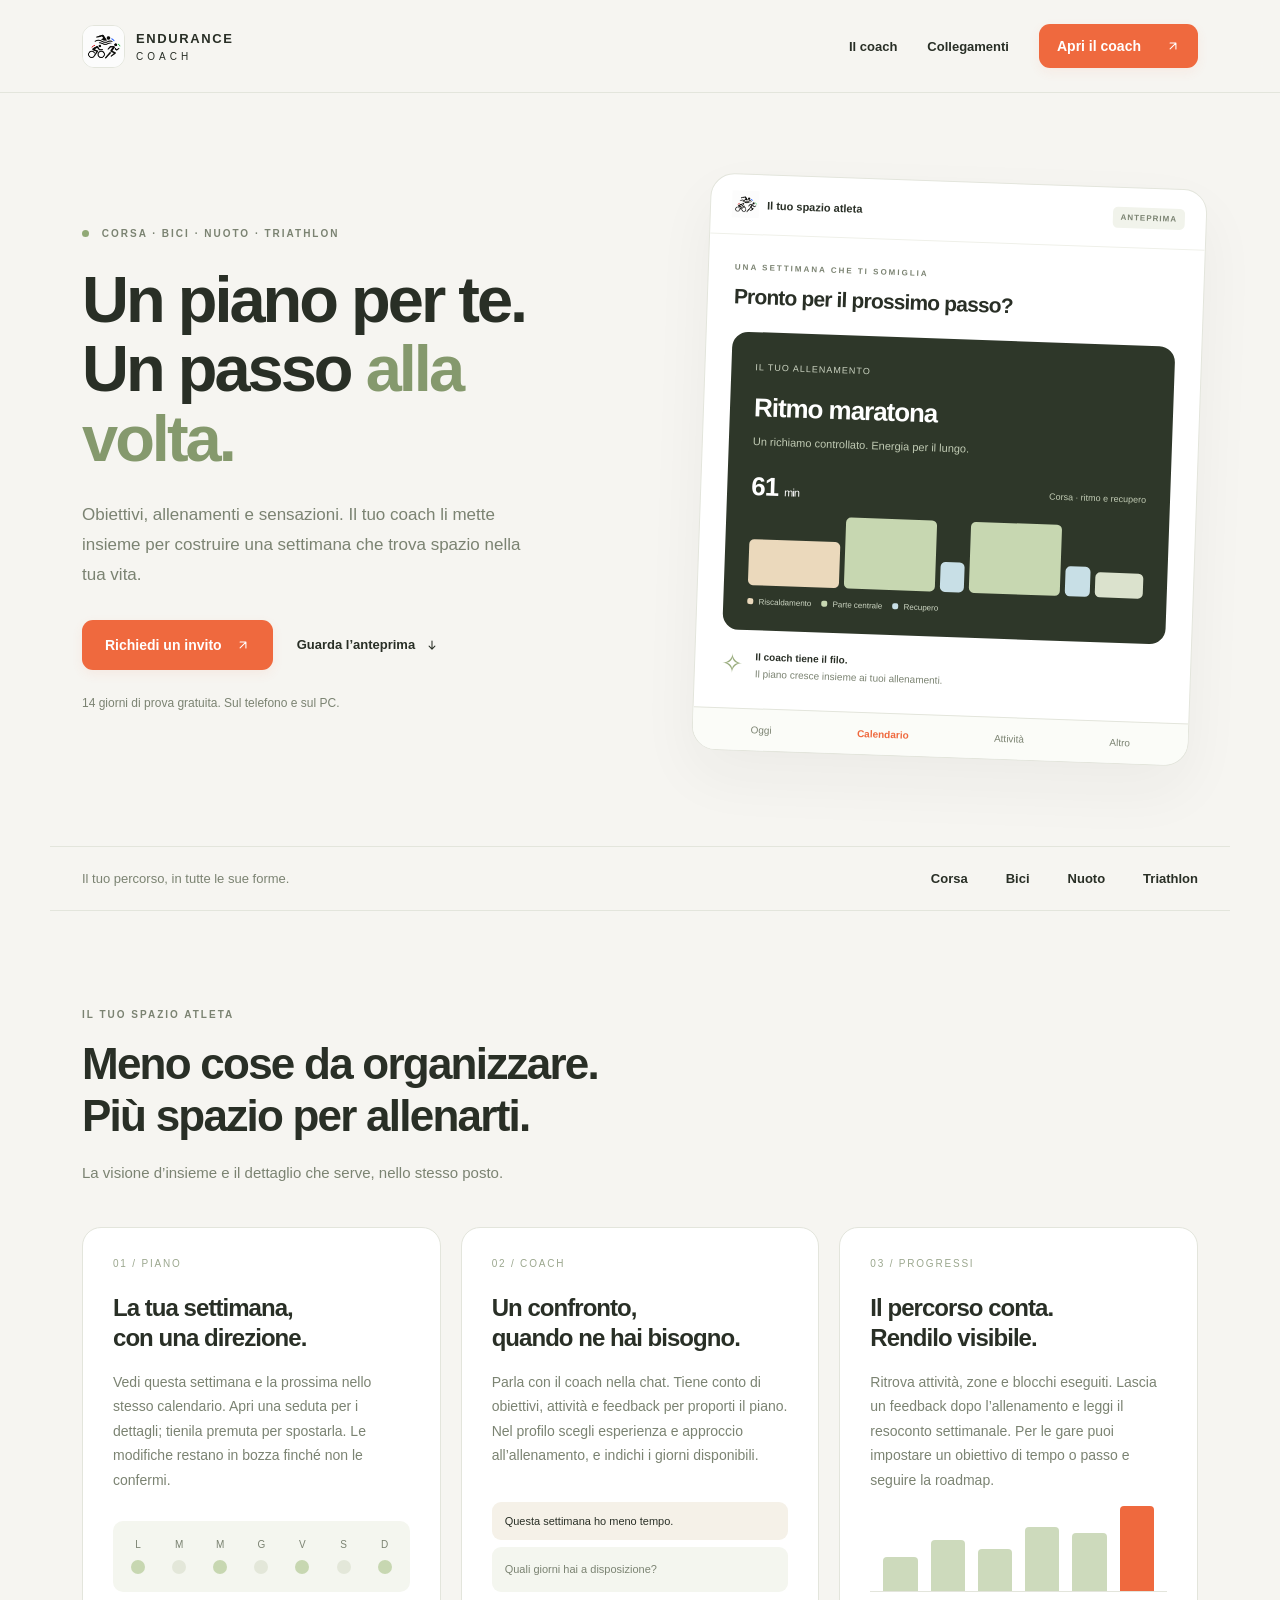
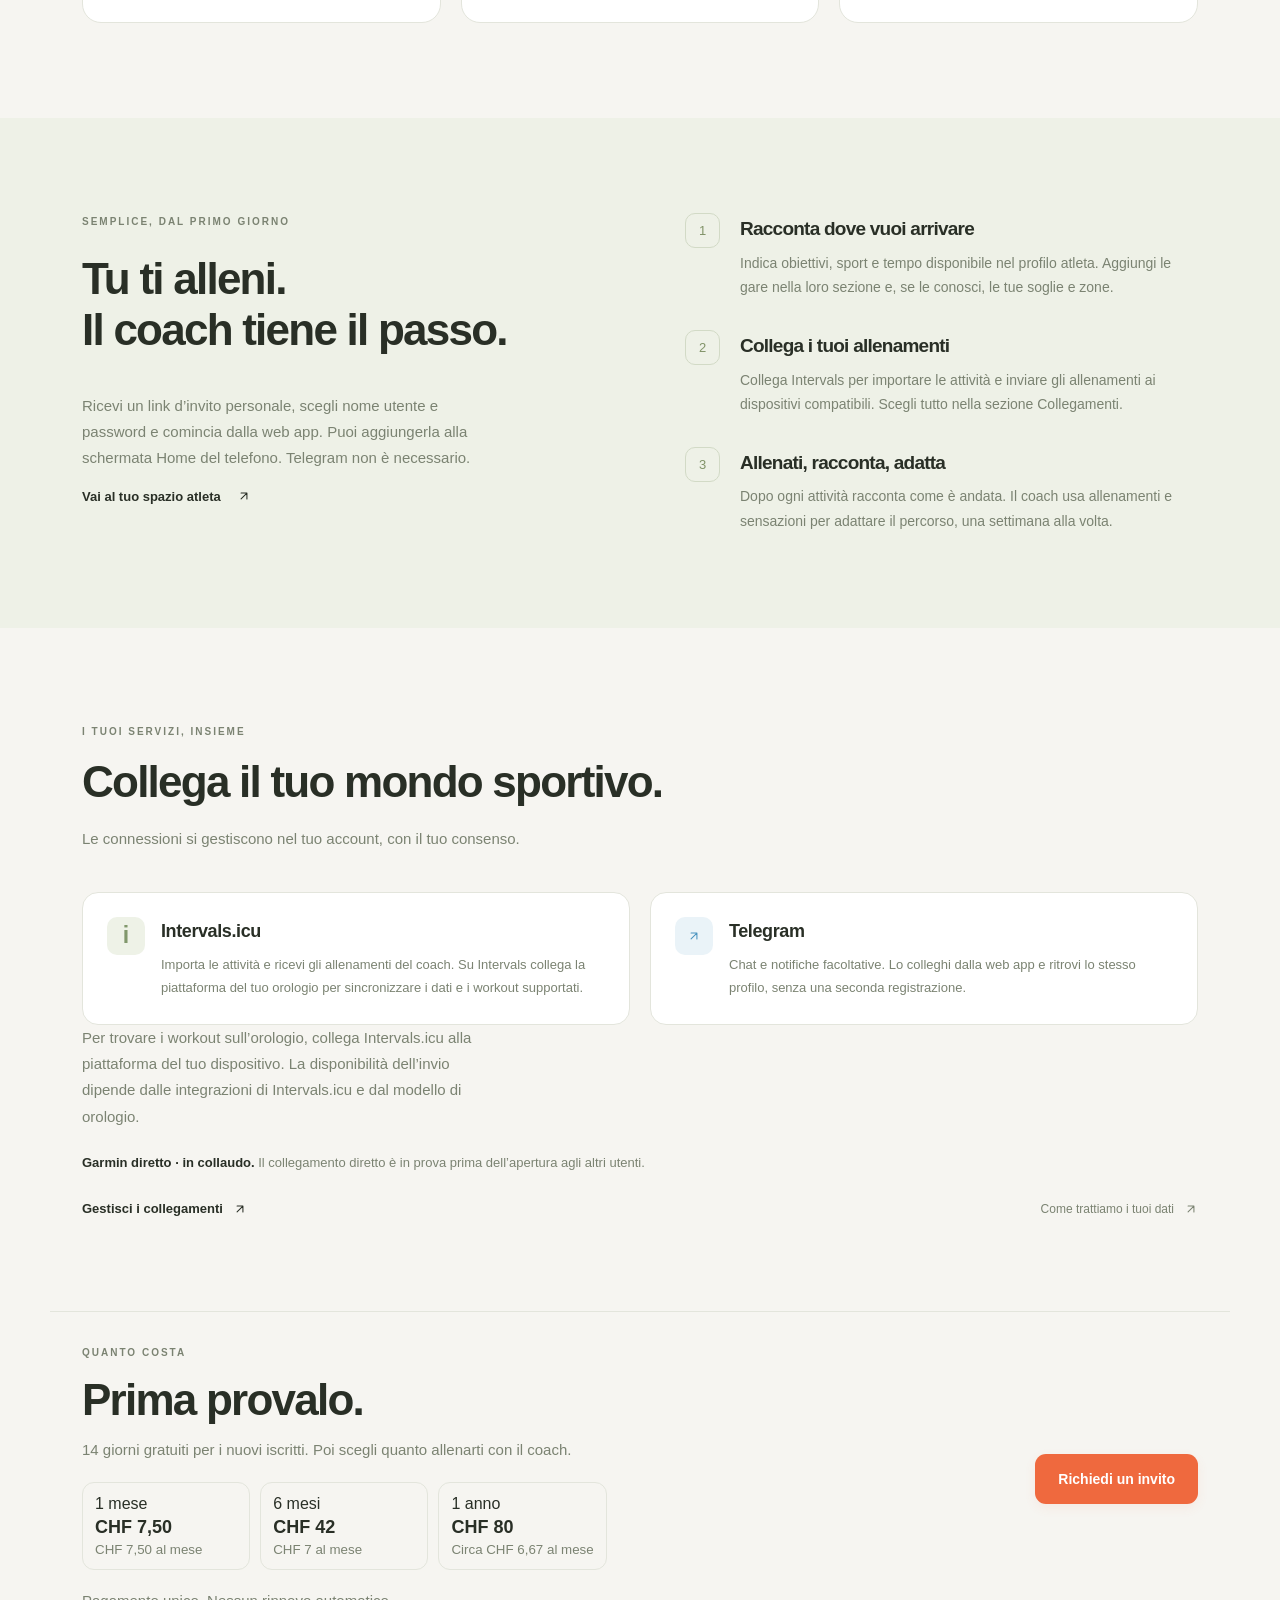
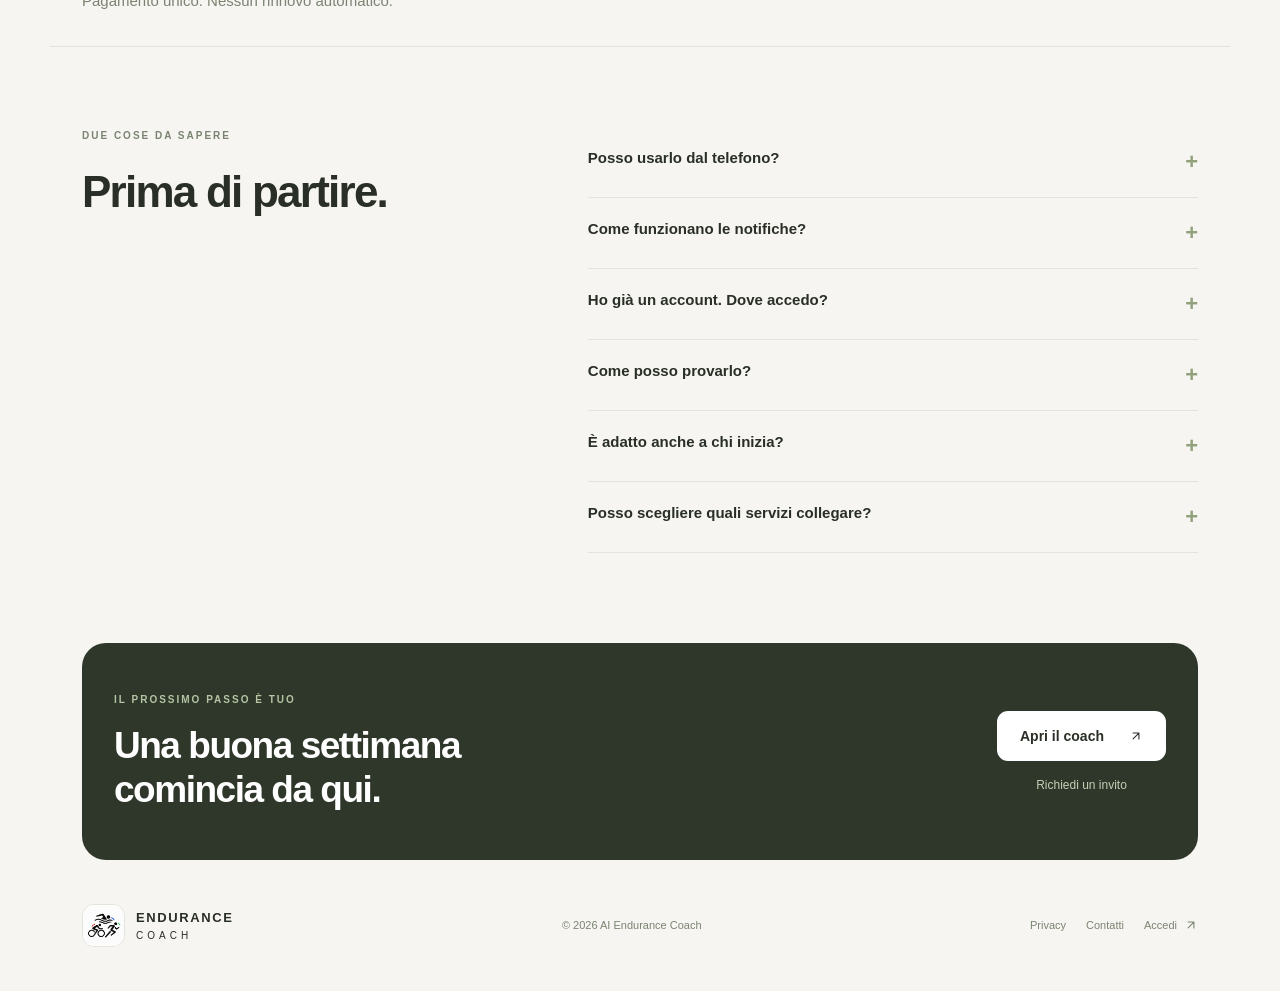
<file: index.html>
<!doctype html>
<html lang="it"><head><meta charset="utf-8"><meta name="viewport" content="width=device-width,initial-scale=1"><meta name="theme-color" content="#f6f5f1"><meta name="description" content="Il tuo coach per corsa, bici, nuoto e triathlon. Piani di allenamento, calendario e feedback personalizzati. Prova di 14 giorni, accesso su invito."><title>AI Endurance Coach — Il tuo prossimo passo</title><link rel="icon" href="logo.png"><link rel="apple-touch-icon" href="logo.png"><link rel="stylesheet" href="styles.css?v=20261106"></head><body>
<header class="site-header"><div class="container nav"><a class="brand" href="index.html"><img src="logo.png" alt=""><span>ENDURANCE<small>COACH</small></span></a><nav aria-label="Navigazione principale"><a href="#il-coach">Il coach</a><a href="#collegamenti">Collegamenti</a><a class="button button-small" href="https://coach.aiendurancecoach.app/">Apri il coach <svg width="14" height="14" style="width:14px;height:14px;flex:0 0 14px" class="link-arrow" viewBox="0 0 24 24" fill="none" stroke="currentColor" stroke-width="1.8" stroke-linecap="round" stroke-linejoin="round" aria-hidden="true" focusable="false"><path d="M7 17 17 7M7 7h10v10"/></svg></a></nav></div></header>
<main>
<section class="hero container"><div class="hero-copy"><p class="eyebrow"><span class="status-dot"></span> CORSA · BICI · NUOTO · TRIATHLON</p><h1>Un piano per te.<br>Un passo <em>alla volta.</em></h1><p class="hero-text">Obiettivi, allenamenti e sensazioni. Il tuo coach li mette insieme per costruire una settimana che trova spazio nella tua vita.</p><div class="hero-actions"><a class="button" href="mailto:contact@aiendurancecoach.app?subject=Invito%20AI%20Endurance%20Coach">Richiedi un invito <svg width="14" height="14" style="width:14px;height:14px;flex:0 0 14px" class="link-arrow" viewBox="0 0 24 24" fill="none" stroke="currentColor" stroke-width="1.8" stroke-linecap="round" stroke-linejoin="round" aria-hidden="true" focusable="false"><path d="M7 17 17 7M7 7h10v10"/></svg></a><a class="text-link" href="https://coach.aiendurancecoach.app/?demo=1">Guarda l’anteprima <svg width="14" height="14" style="width:14px;height:14px;flex:0 0 14px" class="link-arrow" viewBox="0 0 24 24" fill="none" stroke="currentColor" stroke-width="1.8" stroke-linecap="round" stroke-linejoin="round" aria-hidden="true" focusable="false"><path d="M12 5v14m-5-5 5 5 5-5"/></svg></a></div><p class="hero-note">14 giorni di prova gratuita. Sul telefono e sul PC.</p></div>
<div class="app-preview" aria-label="Esempio illustrativo della web app"><div class="preview-top"><span><img src="logo.png" alt=""> Il tuo spazio atleta</span><span class="example-tag">ANTEPRIMA</span></div><div class="preview-body"><p class="eyebrow">UNA SETTIMANA CHE TI SOMIGLIA</p><h2>Pronto per il prossimo passo?</h2><div class="preview-session"><span class="session-tag">IL TUO ALLENAMENTO</span><h3>Ritmo maratona</h3><p>Un richiamo controllato. Energia per il lungo.</p><div class="session-facts"><strong>61 <small>min</small></strong><span>Corsa · ritmo e recupero</span></div><div class="workout-bars" aria-label="Riscaldamento, due blocchi di corsa con recupero, defaticamento"><i class="warm"></i><i class="work"></i><i class="rest"></i><i class="work"></i><i class="rest"></i><i class="cool"></i></div><div class="phase-legend"><span><i class="warm"></i> Riscaldamento</span><span><i class="work"></i> Parte centrale</span><span><i class="rest"></i> Recupero</span></div></div><div class="preview-bottom"><span class="coach-spark">✧</span><p><strong>Il coach tiene il filo.</strong><br>Il piano cresce insieme ai tuoi allenamenti.</p></div></div><div class="preview-nav"><span>Oggi</span><span class="active">Calendario</span><span>Attività</span><span>Altro</span></div></div></section>
<div class="container disciplines"><span>Il tuo percorso, in tutte le sue forme.</span><div><span>Corsa</span><span>Bici</span><span>Nuoto</span><span>Triathlon</span></div></div>
<section class="container section" id="il-coach"><div class="section-title"><p class="eyebrow">IL TUO SPAZIO ATLETA</p><h2>Meno cose da organizzare.<br>Più spazio per allenarti.</h2><p>La visione d’insieme e il dettaglio che serve, nello stesso posto.</p></div><div class="feature-grid"><article class="feature"><span class="feature-number">01 / PIANO</span><h3>La tua settimana,<br>con una direzione.</h3><p>Vedi questa settimana e la prossima nello stesso calendario. Apri una seduta per i dettagli; tienila premuta per spostarla. Le modifiche restano in bozza finché non le confermi.</p><div class="mini-week" aria-hidden="true"><span>L<i></i></span><span>M<i class="muted-dot"></i></span><span>M<i></i></span><span>G<i class="muted-dot"></i></span><span>V<i></i></span><span>S<i class="muted-dot"></i></span><span>D<i></i></span></div></article><article class="feature"><span class="feature-number">02 / COACH</span><h3>Un confronto,<br>quando ne hai bisogno.</h3><p>Parla con il coach nella chat. Tiene conto di obiettivi, attività e feedback per proporti il piano. Nel profilo scegli esperienza e approccio all’allenamento, e indichi i giorni disponibili.</p><div class="mini-chat"><span>Questa settimana ho meno tempo.</span><p>Quali giorni hai a disposizione?</p></div></article><article class="feature"><span class="feature-number">03 / PROGRESSI</span><h3>Il percorso conta.<br>Rendilo visibile.</h3><p>Ritrova attività, zone e blocchi eseguiti. Lascia un feedback dopo l’allenamento e leggi il resoconto settimanale. Per le gare puoi impostare un obiettivo di tempo o passo e seguire la roadmap.</p><div class="mini-chart" aria-hidden="true"><i></i><i></i><i></i><i></i><i></i><i></i></div></article></div></section>
<section class="section how-section"><div class="container how-grid"><div><p class="eyebrow">SEMPLICE, DAL PRIMO GIORNO</p><h2>Tu ti alleni.<br>Il coach tiene il passo.</h2><p class="section-description">Ricevi un link d’invito personale, scegli nome utente e password e comincia dalla web app. Puoi aggiungerla alla schermata Home del telefono. Telegram non è necessario.</p><a class="text-link" href="https://coach.aiendurancecoach.app/">Vai al tuo spazio atleta <svg width="14" height="14" style="width:14px;height:14px;flex:0 0 14px" class="link-arrow" viewBox="0 0 24 24" fill="none" stroke="currentColor" stroke-width="1.8" stroke-linecap="round" stroke-linejoin="round" aria-hidden="true" focusable="false"><path d="M7 17 17 7M7 7h10v10"/></svg></a></div><ol class="steps"><li><span>1</span><div><h3>Racconta dove vuoi arrivare</h3><p>Indica obiettivi, sport e tempo disponibile nel profilo atleta. Aggiungi le gare nella loro sezione e, se le conosci, le tue soglie e zone.</p></div></li><li><span>2</span><div><h3>Collega i tuoi allenamenti</h3><p>Collega Intervals per importare le attività e inviare gli allenamenti ai dispositivi compatibili. Scegli tutto nella sezione Collegamenti.</p></div></li><li><span>3</span><div><h3>Allenati, racconta, adatta</h3><p>Dopo ogni attività racconta come è andata. Il coach usa allenamenti e sensazioni per adattare il percorso, una settimana alla volta.</p></div></li></ol></div></section>
<section class="container section" id="collegamenti"><div class="section-title"><p class="eyebrow">I TUOI SERVIZI, INSIEME</p><h2>Collega il tuo mondo sportivo.</h2><p>Le connessioni si gestiscono nel tuo account, con il tuo consenso.</p></div><div class="integration-grid"><article class="integration"><span class="service-logo intervals">i</span><div><h3>Intervals.icu</h3><p>Importa le attività e ricevi gli allenamenti del coach. Su Intervals collega la piattaforma del tuo orologio per sincronizzare i dati e i workout supportati.</p></div></article><article class="integration"><span class="service-logo telegram"><svg width="14" height="14" style="width:14px;height:14px;flex:0 0 14px" class="link-arrow" viewBox="0 0 24 24" fill="none" stroke="currentColor" stroke-width="1.8" stroke-linecap="round" stroke-linejoin="round" aria-hidden="true" focusable="false"><path d="M7 17 17 7M7 7h10v10"/></svg></span><div><h3>Telegram</h3><p>Chat e notifiche facoltative. Lo colleghi dalla web app e ritrovi lo stesso profilo, senza una seconda registrazione.</p></div></article></div><p class="section-description">Per trovare i workout sull’orologio, collega Intervals.icu alla piattaforma del tuo dispositivo. La disponibilità dell’invio dipende dalle integrazioni di Intervals.icu e dal modello di orologio.</p><p class="garmin-note"><strong>Garmin diretto · in collaudo.</strong> Il collegamento diretto è in prova prima dell’apertura agli altri utenti.</p><div class="integration-links"><a class="text-link" href="https://coach.aiendurancecoach.app/?section=connections">Gestisci i collegamenti <svg width="14" height="14" style="width:14px;height:14px;flex:0 0 14px" class="link-arrow" viewBox="0 0 24 24" fill="none" stroke="currentColor" stroke-width="1.8" stroke-linecap="round" stroke-linejoin="round" aria-hidden="true" focusable="false"><path d="M7 17 17 7M7 7h10v10"/></svg></a><a href="privacy.html">Come trattiamo i tuoi dati <svg width="14" height="14" style="width:14px;height:14px;flex:0 0 14px" class="link-arrow" viewBox="0 0 24 24" fill="none" stroke="currentColor" stroke-width="1.8" stroke-linecap="round" stroke-linejoin="round" aria-hidden="true" focusable="false"><path d="M7 17 17 7M7 7h10v10"/></svg></a></div></section>
<section class="container trial-section" aria-labelledby="trial-title"><div><p class="eyebrow">QUANTO COSTA</p><h2 id="trial-title">Prima provalo.</h2><p>14 giorni gratuiti per i nuovi iscritti. Poi scegli quanto allenarti con il coach.</p><ul class="trial-prices" aria-label="Prezzi di accesso"><li><span>1 mese</span><strong>CHF 7,50</strong><small>CHF 7,50 al mese</small></li><li><span>6 mesi</span><strong>CHF 42</strong><small>CHF 7 al mese</small></li><li><span>1 anno</span><strong>CHF 80</strong><small>Circa CHF 6,67 al mese</small></li></ul><p>Pagamento unico. Nessun rinnovo automatico.</p></div><a class="button" href="mailto:contact@aiendurancecoach.app?subject=Invito%20AI%20Endurance%20Coach">Richiedi un invito</a></section><section class="container faq-section"><div><p class="eyebrow">DUE COSE DA SAPERE</p><h2>Prima di partire.</h2></div><div class="faq"><details><summary>Posso usarlo dal telefono?<span>+</span></summary><p>Sì. La web app è pensata per il telefono e funziona anche sul browser del PC. Puoi aggiungerla alla Home e autorizzare le notifiche sugli apparecchi compatibili.</p></details><details><summary>Come funzionano le notifiche?<span>+</span></summary><p>Nella web app gli avvisi sono brevi: un tocco apre direttamente l’allenamento, l’attività o il feedback del coach. Su Telegram ricevi messaggi con i dettagli. Puoi scegliere le categorie e attivare le notifiche sul dispositivo.</p></details><details><summary>Ho già un account. Dove accedo?<span>+</span></summary><p>Apri <a href="https://coach.aiendurancecoach.app/">il tuo spazio atleta</a> e usa le tue credenziali web. Ritrovi piano, attività e profilo sia con un account solo web sia con un account Telegram abilitato alla web app.</p></details><details><summary>Come posso provarlo?<span>+</span></summary><p>Puoi <a href="https://coach.aiendurancecoach.app/?demo=1">guardare l’anteprima</a> senza registrarti. Per iniziare, <a href="mailto:contact@aiendurancecoach.app?subject=Invito%20AI%20Endurance%20Coach">richiedi un invito</a>: riceverai un link personale e monouso. La prova dura 14 giorni e non richiede un pagamento.</p></details><details><summary>È adatto anche a chi inizia?<span>+</span></summary><p>Sì. Indica la tua esperienza e quanto tempo hai a disposizione. Non devi conoscere tutte le soglie per cominciare: puoi completarle più avanti. Il coach usa l’AI e può sbagliare; se una proposta non ti convince, chiedi chiarimenti. Non sostituisce un professionista sanitario.</p></details><details><summary>Posso scegliere quali servizi collegare?<span>+</span></summary><p>Sì. Autorizzi i collegamenti dal tuo account e puoi scollegarli dalla sezione Collegamenti. Leggi la <a href="privacy.html">privacy policy</a> per le informazioni sui dati trattati.</p></details></div></section>
<section class="container final-cta"><div><p class="eyebrow">IL PROSSIMO PASSO È TUO</p><h2>Una buona settimana<br>comincia da qui.</h2></div><div><a class="button light-button" href="https://coach.aiendurancecoach.app/">Apri il coach <svg width="14" height="14" style="width:14px;height:14px;flex:0 0 14px" class="link-arrow" viewBox="0 0 24 24" fill="none" stroke="currentColor" stroke-width="1.8" stroke-linecap="round" stroke-linejoin="round" aria-hidden="true" focusable="false"><path d="M7 17 17 7M7 7h10v10"/></svg></a><a class="contact-link" href="mailto:contact@aiendurancecoach.app">Richiedi un invito</a></div></section>
</main><footer class="site-footer"><div class="container footer-content"><a class="brand" href="index.html"><img src="logo.png" alt=""><span>ENDURANCE<small>COACH</small></span></a><p>© 2026 AI Endurance Coach</p><div><a href="privacy.html">Privacy</a><a href="mailto:contact@aiendurancecoach.app">Contatti</a><a href="https://coach.aiendurancecoach.app/">Accedi <svg width="14" height="14" style="width:14px;height:14px;flex:0 0 14px" class="link-arrow" viewBox="0 0 24 24" fill="none" stroke="currentColor" stroke-width="1.8" stroke-linecap="round" stroke-linejoin="round" aria-hidden="true" focusable="false"><path d="M7 17 17 7M7 7h10v10"/></svg></a></div></div></footer></body></html>
</file>
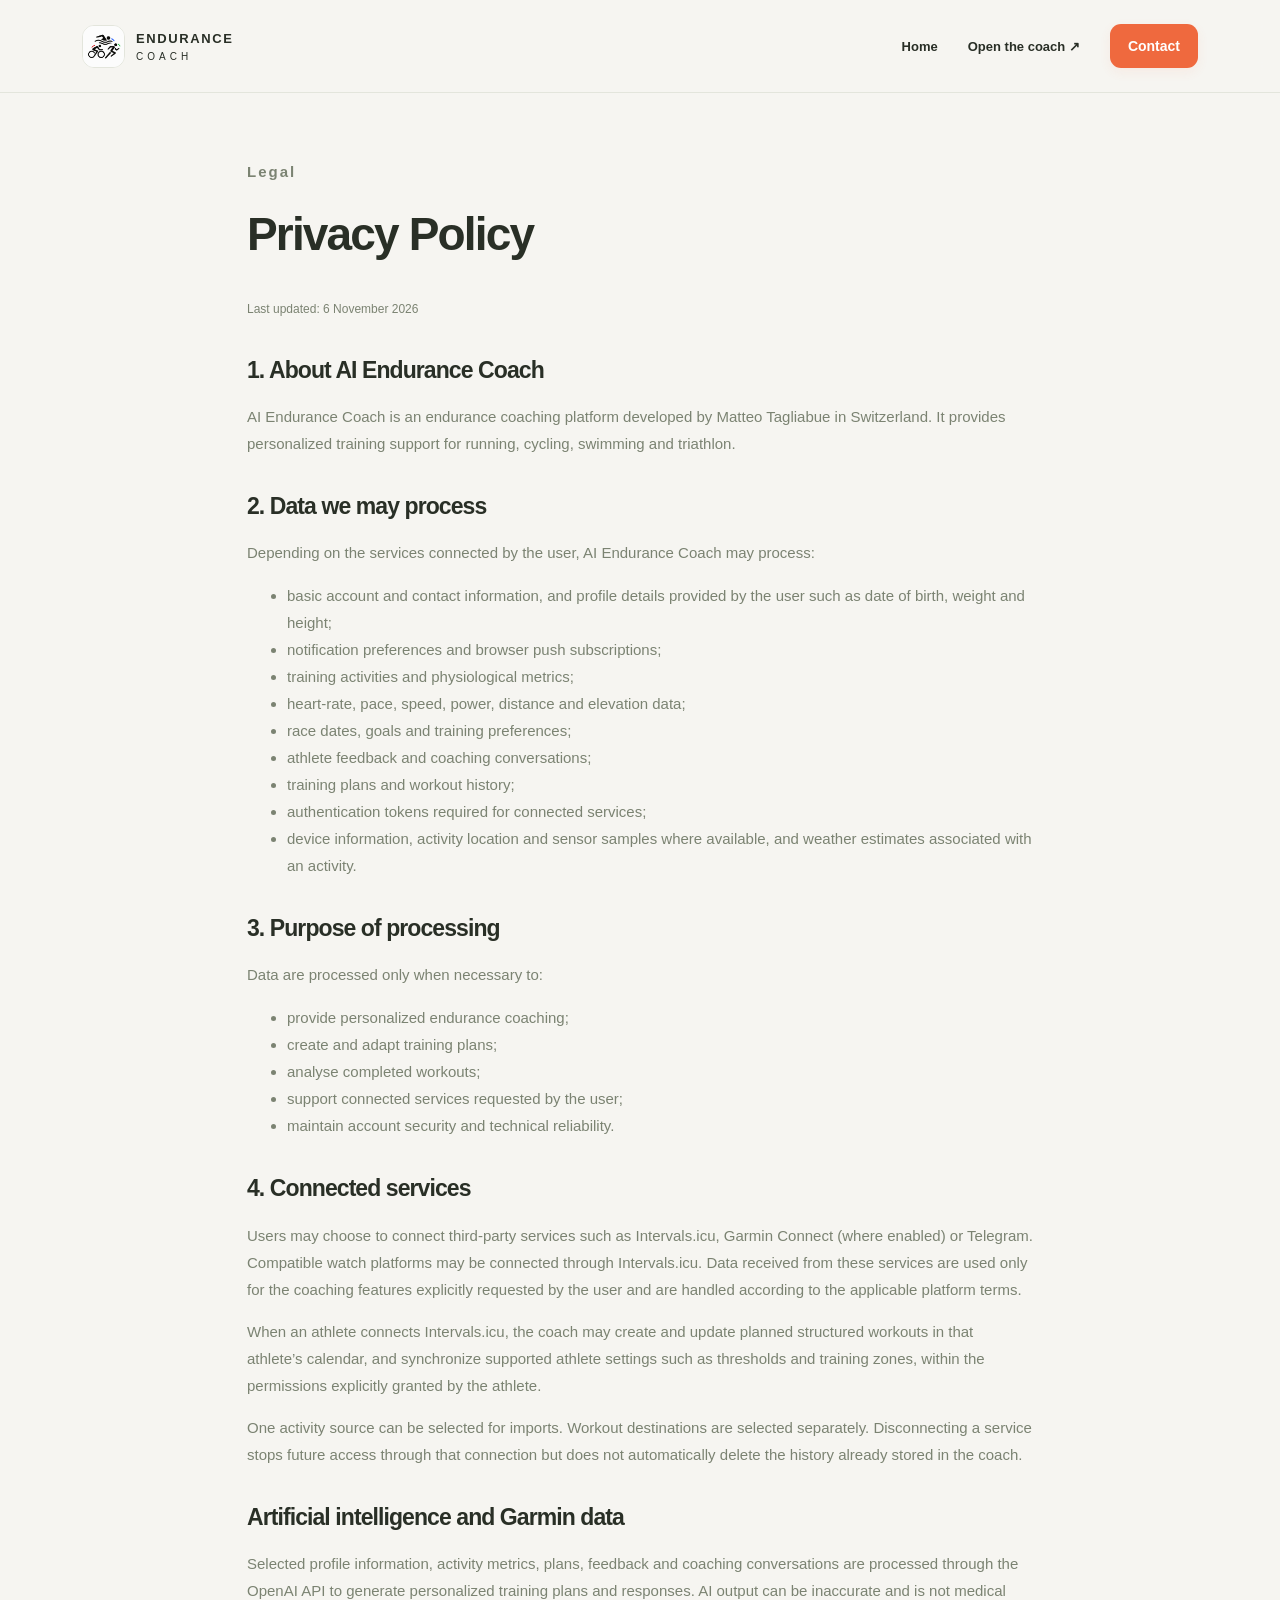
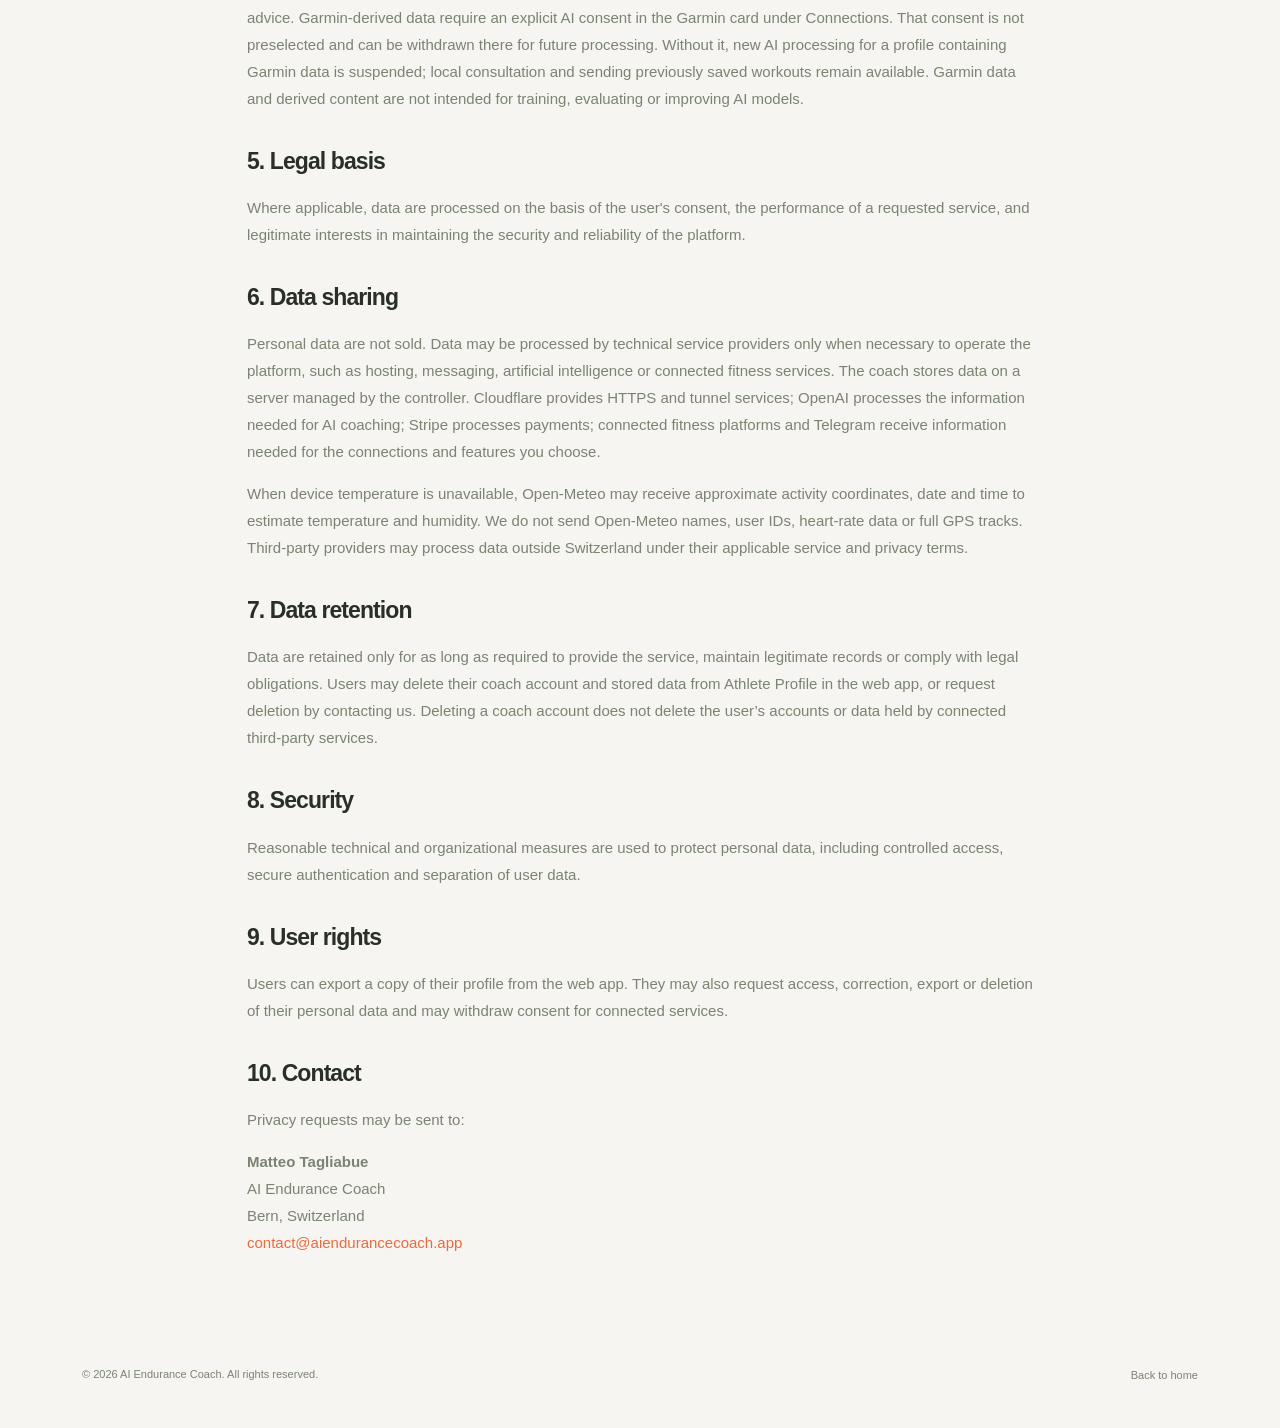
<file: privacy.html>
<!DOCTYPE html>
<html lang="en">
<head>
  <meta charset="UTF-8">
  <meta name="viewport" content="width=device-width, initial-scale=1.0">

  <title>Privacy Policy | AI Endurance Coach</title>
  <meta
    name="description"
    content="Privacy Policy for AI Endurance Coach."
  >

  <link rel="stylesheet" href="styles.css?v=20261106">
</head>

<body>
  <header class="site-header">
    <div class="container nav">
      <a class="brand" href="index.html"><img src="logo.png" alt=""><span>ENDURANCE<small>COACH</small></span></a>

      <nav aria-label="Main navigation">
        <a href="index.html">Home</a><a href="https://coach.aiendurancecoach.app/">Open the coach ↗</a>
        <a class="button button-small" href="mailto:contact@aiendurancecoach.app">
          Contact
        </a>
      </nav>
    </div>
  </header>

  <main class="legal-page">
    <article class="container legal-content">
      <p class="eyebrow">Legal</p>
      <h1>Privacy Policy</h1>
      <p class="last-updated">Last updated: 6 November 2026</p>

      <h2>1. About AI Endurance Coach</h2>
      <p>
        AI Endurance Coach is an endurance coaching platform developed by
        Matteo Tagliabue in Switzerland. It provides personalized training
        support for running, cycling, swimming and triathlon.
      </p>

      <h2>2. Data we may process</h2>
      <p>
        Depending on the services connected by the user, AI Endurance Coach
        may process:
      </p>

      <ul>
        <li>basic account and contact information, and profile details provided by the user such as date of birth, weight and height;</li>
        <li>notification preferences and browser push subscriptions;</li>
        <li>training activities and physiological metrics;</li>
        <li>heart-rate, pace, speed, power, distance and elevation data;</li>
        <li>race dates, goals and training preferences;</li>
        <li>athlete feedback and coaching conversations;</li>
        <li>training plans and workout history;</li>
        <li>authentication tokens required for connected services;</li><li>device information, activity location and sensor samples where available, and weather estimates associated with an activity.</li>
      </ul>

      <h2>3. Purpose of processing</h2>
      <p>Data are processed only when necessary to:</p>

      <ul>
        <li>provide personalized endurance coaching;</li>
        <li>create and adapt training plans;</li>
        <li>analyse completed workouts;</li>
        <li>support connected services requested by the user;</li>
        <li>maintain account security and technical reliability.</li>
      </ul>

      <h2>4. Connected services</h2>
      <p>
        Users may choose to connect third-party services such as
        Intervals.icu, Garmin Connect (where enabled) or Telegram. Compatible watch platforms may be connected through Intervals.icu. Data received from these services are used only for
        the coaching features explicitly requested by the user and are handled
        according to the applicable platform terms.
      </p>

      <p>When an athlete connects Intervals.icu, the coach may create and update planned structured workouts in that athlete’s calendar, and synchronize supported athlete settings such as thresholds and training zones, within the permissions explicitly granted by the athlete.</p>
      <p>One activity source can be selected for imports. Workout destinations are selected separately. Disconnecting a service stops future access through that connection but does not automatically delete the history already stored in the coach.</p>
      <h2>Artificial intelligence and Garmin data</h2><p>Selected profile information, activity metrics, plans, feedback and coaching conversations are processed through the OpenAI API to generate personalized training plans and responses. AI output can be inaccurate and is not medical advice. Garmin-derived data require an explicit AI consent in the Garmin card under Connections. That consent is not preselected and can be withdrawn there for future processing. Without it, new AI processing for a profile containing Garmin data is suspended; local consultation and sending previously saved workouts remain available. Garmin data and derived content are not intended for training, evaluating or improving AI models.</p>
      <h2>5. Legal basis</h2>
      <p>
        Where applicable, data are processed on the basis of the user's
        consent, the performance of a requested service, and legitimate
        interests in maintaining the security and reliability of the
        platform.
      </p>

      <h2>6. Data sharing</h2>
      <p>
        Personal data are not sold. Data may be processed by technical service
        providers only when necessary to operate the platform, such as hosting,
        messaging, artificial intelligence or connected fitness services. The coach stores data on a server managed by the controller. Cloudflare provides HTTPS and tunnel services; OpenAI processes the information needed for AI coaching; Stripe processes payments; connected fitness platforms and Telegram receive information needed for the connections and features you choose.</p><p>When device temperature is unavailable, Open-Meteo may receive approximate activity coordinates, date and time to estimate temperature and humidity. We do not send Open-Meteo names, user IDs, heart-rate data or full GPS tracks. Third-party providers may process data outside Switzerland under their applicable service and privacy terms.
      </p>

      <h2>7. Data retention</h2>
      <p>
        Data are retained only for as long as required to provide the service,
        maintain legitimate records or comply with legal obligations. Users
        may delete their coach account and stored data from Athlete Profile in the web app, or request deletion by contacting us. Deleting a coach account does not delete the user’s accounts or data held by connected third-party services.
      </p>

      <h2>8. Security</h2>
      <p>
        Reasonable technical and organizational measures are used to protect
        personal data, including controlled access, secure authentication and
        separation of user data.
      </p>

      <h2>9. User rights</h2>
      <p>
        Users can export a copy of their profile from the web app. They may also request access, correction, export or deletion of their
        personal data and may withdraw consent for connected services.
      </p>

      <h2>10. Contact</h2>
      <p>
        Privacy requests may be sent to:
      </p>

      <address>
        <strong>Matteo Tagliabue</strong><br>
        AI Endurance Coach<br>
        Bern, Switzerland<br>
        <a href="mailto:contact@aiendurancecoach.app">
          contact@aiendurancecoach.app
        </a>
      </address>

    </article>
  </main>

  <footer class="site-footer">
    <div class="container footer-content">
      <p>© 2026 AI Endurance Coach. All rights reserved.</p>
      <a href="index.html">Back to home</a>
    </div>
  </footer>
</body>
</html>
</file>
<file: styles.css>
:root{--bg:#f6f5f1;--ink:#292f26;--muted:#7b8372;--orange:#ef693e;--line:#e3e5dc;--green:#2e3729;--sage:#c7d7b1}*{box-sizing:border-box}html{scroll-behavior:smooth;scroll-padding-top:100px}body{margin:0;background:var(--bg);color:var(--ink);font-family:Manrope,"Segoe UI",Arial,sans-serif;-webkit-font-smoothing:antialiased}a{color:inherit;text-decoration:none}button,a,summary{-webkit-tap-highlight-color:transparent}a:focus-visible,summary:focus-visible{outline:3px solid var(--orange);outline-offset:5px}p{line-height:1.75}h1,h2,h3,p{margin-top:0}h1,h2,h3{letter-spacing:-.04em}h2{font-size:clamp(29px,3.6vw,44px);line-height:1.18;font-weight:700}h3{font-size:23px;line-height:1.25}.container{max-width:1180px;margin:auto;padding-left:32px;padding-right:32px}.site-header{position:sticky;top:0;z-index:10;background:#f6f5f1ed;backdrop-filter:blur(14px);border-bottom:1px solid var(--line)}.nav{display:flex;align-items:center;justify-content:space-between;min-height:92px;gap:24px}.brand{display:flex;align-items:center;gap:11px;font-size:13px;font-weight:800;letter-spacing:1.6px}.brand img{width:43px;height:43px;object-fit:contain;background:white;border:1px solid var(--line);border-radius:12px}.brand small{display:block;font-weight:500;font-size:10px;letter-spacing:4px;margin-top:5px}.nav nav{display:flex;align-items:center;gap:30px;font-size:13px;font-weight:600}.button{display:inline-flex;justify-content:center;align-items:center;gap:25px;min-height:50px;padding:15px 23px;border-radius:11px;background:var(--orange);color:white;font-size:14px;font-weight:700;box-shadow:0 4px 12px #ef693e14;transition:transform .2s,background .2s}.button:hover{background:#db5b33;transform:translateY(-2px)}.button-small{min-height:44px;padding:12px 18px}.button span{font-size:21px;font-weight:400}.eyebrow{font-size:10px;letter-spacing:2px;font-weight:700;color:var(--muted);margin-bottom:22px}.status-dot{display:inline-block;width:7px;height:7px;background:#91a976;border-radius:50%;margin-right:8px}.hero{display:grid;grid-template-columns:1.1fr 1fr;gap:72px;align-items:center;padding-top:88px;padding-bottom:88px}.hero h1{font-size:clamp(42px,5.2vw,65px);line-height:1.07;margin-bottom:27px;letter-spacing:-3px}.hero h1 em{font-style:normal;color:#85996d}.hero-text{color:var(--muted);font-size:17px;max-width:440px;margin-bottom:30px}.hero-actions{display:flex;align-items:center;flex-wrap:wrap;gap:24px}.text-link{display:inline-flex;align-items:center;gap:16px;font-weight:600;font-size:13px}.hero-note{font-size:12px;color:var(--muted);margin:23px 0 0}.app-preview{border:1px solid var(--line);border-radius:24px;background:white;box-shadow:0 25px 60px #2930260c;transform:rotate(2deg);overflow:hidden}.preview-top{display:flex;justify-content:space-between;align-items:center;border-bottom:1px solid #eff0e9;padding:16px 21px;font-size:11px;font-weight:600}.preview-top>span:first-child{display:flex;gap:8px;align-items:center}.preview-top img{width:27px;height:27px;object-fit:contain}.example-tag{font-size:8px;letter-spacing:1px;color:var(--muted);background:#f1f3eb;padding:6px 8px;border-radius:5px}.preview-body{padding:26px}.preview-body>.eyebrow{font-size:8px;margin-bottom:10px}.preview-body>h2{font-size:21px;margin-bottom:22px}.preview-session{padding:24px;border-radius:16px;background:var(--green);color:white}.session-tag{font-size:9px;letter-spacing:1px;color:#ccd4c2}.preview-session h3{margin:17px 0 9px;font-size:26px}.preview-session p{font-size:11px;color:#c1cbb4;line-height:1.7}.session-facts{display:flex;justify-content:space-between;align-items:center;margin:20px 0 12px}.session-facts strong{font-size:26px;letter-spacing:-1px}.session-facts small{font-size:11px;font-weight:400}.session-facts>span{font-size:9px;color:#c1cbb4}.workout-bars{height:71px;display:flex;align-items:flex-end;gap:5px}.workout-bars i{display:block;border-radius:5px;flex:15;height:65%}.warm{background:#ebd9bc}.work{background:#c7d7b1}.rest{background:#c8dfe6}.cool{background:#dbe2cd}.workout-bars .work{height:100%}.workout-bars .rest{flex:4;height:42%}.workout-bars .cool{flex:8;height:35%}.phase-legend{display:flex;gap:10px;flex-wrap:wrap;margin-top:12px;font-size:8px;color:#ced7c4}.phase-legend i{display:inline-block;width:6px;height:6px;border-radius:2px;margin-right:3px}.preview-bottom{display:flex;gap:12px;align-items:center;padding:18px 0 0}.coach-spark{font-size:26px;color:#99ac7d}.preview-bottom p{font-size:10px;line-height:1.7;color:var(--muted);margin:0}.preview-bottom strong{color:var(--ink)}.preview-nav{display:flex;justify-content:space-around;padding:15px;background:#fbfcf8;border-top:1px solid var(--line);font-size:10px;color:var(--muted)}.preview-nav .active{color:var(--orange);font-weight:700}.disciplines{border-top:1px solid var(--line);border-bottom:1px solid var(--line);padding-top:24px;padding-bottom:24px;display:flex;justify-content:space-between;gap:24px;color:var(--muted);font-size:13px}.disciplines>div{display:flex;gap:38px;color:var(--ink);font-weight:600}.section{padding-top:95px;padding-bottom:95px}.section-title{max-width:650px;margin-bottom:40px}.section-title p:not(.eyebrow){color:var(--muted);font-size:15px}.section-title .eyebrow{margin-bottom:15px}.section-title h2{margin-bottom:18px}.feature-grid{display:grid;grid-template-columns:repeat(3,1fr);gap:20px}.feature{padding:30px;background:white;border:1px solid var(--line);border-radius:19px;display:flex;flex-direction:column}.feature-number{color:#9ba78e;font-size:10px;letter-spacing:1.8px;margin-bottom:24px}.feature h3{font-size:24px;margin-bottom:17px}.feature p{font-size:14px;color:var(--muted)}.mini-week{display:flex;justify-content:space-between;background:#f4f6ef;padding:18px;border-radius:10px;margin-top:auto}.mini-week span{font-size:10px;color:var(--muted);text-align:center}.mini-week i{display:block;width:14px;height:14px;border-radius:50%;background:#c7d7b1;margin-top:10px}.mini-week .muted-dot{background:#e3e7d9}.mini-chat{margin-top:auto;font-size:11px}.mini-chat span{display:block;background:#f5f1e8;border-radius:9px;padding:13px}.mini-chat p{background:#f4f6ef;border-radius:9px;padding:13px;font-size:11px;margin:7px 0 0}.mini-chart{display:flex;gap:13px;align-items:flex-end;height:86px;padding:0 13px;border-bottom:1px solid var(--line);margin-top:auto}.mini-chart i{flex:1;height:40%;background:#cddabc;border-radius:4px 4px 0 0}.mini-chart i:nth-child(2){height:60%}.mini-chart i:nth-child(3){height:50%}.mini-chart i:nth-child(4){height:75%}.mini-chart i:nth-child(5){height:68%}.mini-chart i:last-child{height:100%;background:var(--orange)}.how-section{background:#eef1e7}.how-grid{display:grid;grid-template-columns:1fr 1fr;gap:90px}.section-description{max-width:410px;font-size:15px;color:var(--muted)}.steps{list-style:none;margin:0;padding:0;display:grid;gap:30px}.steps li{display:flex;gap:20px;align-items:flex-start}.steps li>span{display:grid;place-items:center;width:35px;height:35px;border:1px solid #d2dac6;border-radius:10px;flex-shrink:0;color:#819368;font-size:13px}.steps h3{font-size:19px;margin:4px 0 10px}.steps p{font-size:14px;margin:0;color:var(--muted)}.integration-grid{display:grid;grid-template-columns:repeat(2,1fr);gap:20px}.integration{display:flex;align-items:flex-start;gap:16px;border:1px solid var(--line);background:#fff;border-radius:16px;padding:24px}.integration h3{font-size:18px;margin:3px 0 12px;letter-spacing:-.4px}.integration p{font-size:13px;color:var(--muted);margin:0}.service-logo{display:grid;place-items:center;flex-shrink:0;width:38px;height:38px;border-radius:10px;font-size:23px;font-weight:700}.intervals{background:#eef2e7;color:#81986c}.telegram{background:#eaf3f8;color:#4b94bf}.integration-links{display:flex;justify-content:space-between;gap:20px;margin-top:27px;font-size:12px;color:var(--muted)}.integration-links .text-link{color:var(--ink)}.faq-section{display:grid;grid-template-columns:1fr 1.4fr;gap:70px;padding-bottom:90px}.faq details{border-bottom:1px solid var(--line)}.faq summary{display:flex;justify-content:space-between;gap:20px;padding:22px 0;cursor:pointer;list-style:none;font-size:15px;font-weight:600}.faq summary::-webkit-details-marker{display:none}.faq summary span{font-size:22px;color:#91a17c}.faq details[open] summary span{transform:rotate(45deg)}.faq p{font-size:14px;color:var(--muted)}.faq p a{text-decoration:underline;text-underline-offset:4px}.final-cta{display:flex;align-items:center;justify-content:space-between;gap:40px;background:var(--green);color:white;padding-top:48px;padding-bottom:48px;border-radius:24px;max-width:1116px}.final-cta .eyebrow{color:#b6c4a5;margin-bottom:16px}.final-cta h2{margin:0;font-size:37px}.final-cta>div:last-child{display:flex;align-items:center;flex-direction:column;gap:17px}.light-button{background:white;color:var(--ink);box-shadow:none}.light-button:hover{background:#eef2e7}.contact-link{color:#c4cfb8;font-size:12px}.site-footer{padding:44px 0}.footer-content{display:flex;align-items:center;justify-content:space-between;gap:24px;color:var(--muted);font-size:11px}.footer-content .brand{color:var(--ink)}.footer-content p{margin:0}.footer-content>div{display:flex;gap:22px}.legal-page{padding:65px 0}.legal-content{max-width:850px}.legal-content h1{font-size:46px}.legal-content h2{font-size:23px;margin-top:36px}.legal-content p,.legal-content li,.legal-content address{font-size:15px;color:var(--muted);line-height:1.8}.legal-content a{color:var(--orange)}.last-updated{font-size:12px!important}.legal-content address{font-style:normal}
@media(max-width:900px){.hero{gap:35px}.hero h1{letter-spacing:-2px}.feature{padding:22px}.feature h3{font-size:21px}.how-grid{gap:40px}.integration-grid{grid-template-columns:1fr}.integration{align-items:center}.faq-section{gap:35px}.final-cta{margin:0 24px}.footer-content{flex-wrap:wrap}}@media(max-width:600px){html{scroll-padding-top:80px}.container{padding-left:22px;padding-right:22px}.nav{min-height:76px;gap:12px}.brand{font-size:10px;letter-spacing:1px;gap:7px}.brand small{font-size:8px;letter-spacing:3px}.brand img{width:35px;height:35px}.nav nav{gap:0}.nav nav>a:not(.button){display:none}.button-small{font-size:11px;min-height:42px;padding:10px 13px;gap:12px}.hero{grid-template-columns:1fr;padding-top:45px;padding-bottom:40px;gap:42px}.hero h1{font-size:46px;line-height:1.08;letter-spacing:-2px}.hero-text{font-size:16px}.hero-actions{gap:20px}.hero-actions .button{font-size:13px}.app-preview{transform:none;width:100%;max-width:440px;margin:auto}.preview-body{padding:22px}.disciplines{display:block;padding-top:21px;padding-bottom:21px}.disciplines>div{margin-top:16px;gap:0;justify-content:space-between;font-size:13px}.section{padding-top:62px;padding-bottom:62px}.section-title{margin-bottom:28px}h2{font-size:31px}.feature-grid,.how-grid,.faq-section{grid-template-columns:1fr}.feature-grid{gap:16px}.feature{padding:26px}.feature h3{font-size:24px}.feature p{margin-bottom:25px}.how-grid{gap:32px}.steps{gap:24px}.integration-links{flex-direction:column;gap:18px}.faq-section{gap:9px;padding-bottom:55px}.final-cta{margin:0 16px;padding:32px 26px;flex-direction:column;align-items:flex-start;gap:26px}.final-cta h2{font-size:31px}.final-cta>div:last-child{align-items:flex-start}.footer-content{flex-direction:column;align-items:flex-start;gap:22px}.site-footer{padding:35px 0}.legal-content h1{font-size:35px}}@media(prefers-reduced-motion:reduce){html{scroll-behavior:auto}*{transition:none!important}}

.link-arrow{display:block;width:16px;height:16px;flex:0 0 16px}.footer-content>div{display:flex;align-items:center;flex-wrap:wrap;gap:20px}.footer-content>div>a{display:inline-flex;align-items:center;gap:7px;line-height:1.5;white-space:nowrap}.integration-links>a{display:inline-flex;align-items:center;gap:10px}@media(max-width:650px){.footer-content>div{width:100%;justify-content:flex-start;gap:24px}}

.button,.text-link{white-space:nowrap}.link-arrow{width:14px;height:14px;flex:0 0 14px}.hero-actions .button{gap:14px}.hero-actions .text-link{gap:10px}

/* Invitation and trial information, in the existing visual style. */
.trial-section{display:flex;align-items:center;justify-content:space-between;gap:36px;padding-top:32px;padding-bottom:32px;margin-bottom:80px;border-top:1px solid var(--line);border-bottom:1px solid var(--line)}.trial-section h2{margin-bottom:12px}.trial-section .eyebrow{margin-bottom:12px}.trial-section p:not(.eyebrow){max-width:610px;color:var(--muted);font-size:15px;margin-bottom:0}.trial-section .button{flex-shrink:0}.garmin-note{font-size:13px;color:var(--muted);line-height:1.7;margin-top:22px;max-width:760px}.garmin-note strong{color:var(--ink)}@media(max-width:600px){.trial-section{flex-direction:column;align-items:flex-start;gap:22px;margin-bottom:55px;padding-top:28px;padding-bottom:28px}.trial-section .button{white-space:normal}.hero-actions .text-link{white-space:normal}}

.trial-prices{display:grid;grid-template-columns:repeat(3,minmax(0,1fr));gap:10px;list-style:none;padding:0;margin:18px 0}
.trial-prices li{display:grid;gap:4px;padding:12px;border:1px solid var(--line);border-radius:12px}
.trial-prices strong{font-size:18px}.trial-prices small{color:var(--muted)}
@media(max-width:480px){.trial-prices{grid-template-columns:1fr}.trial-prices li{grid-template-columns:1fr auto}.trial-prices small{grid-column:1/-1}}
</file>
